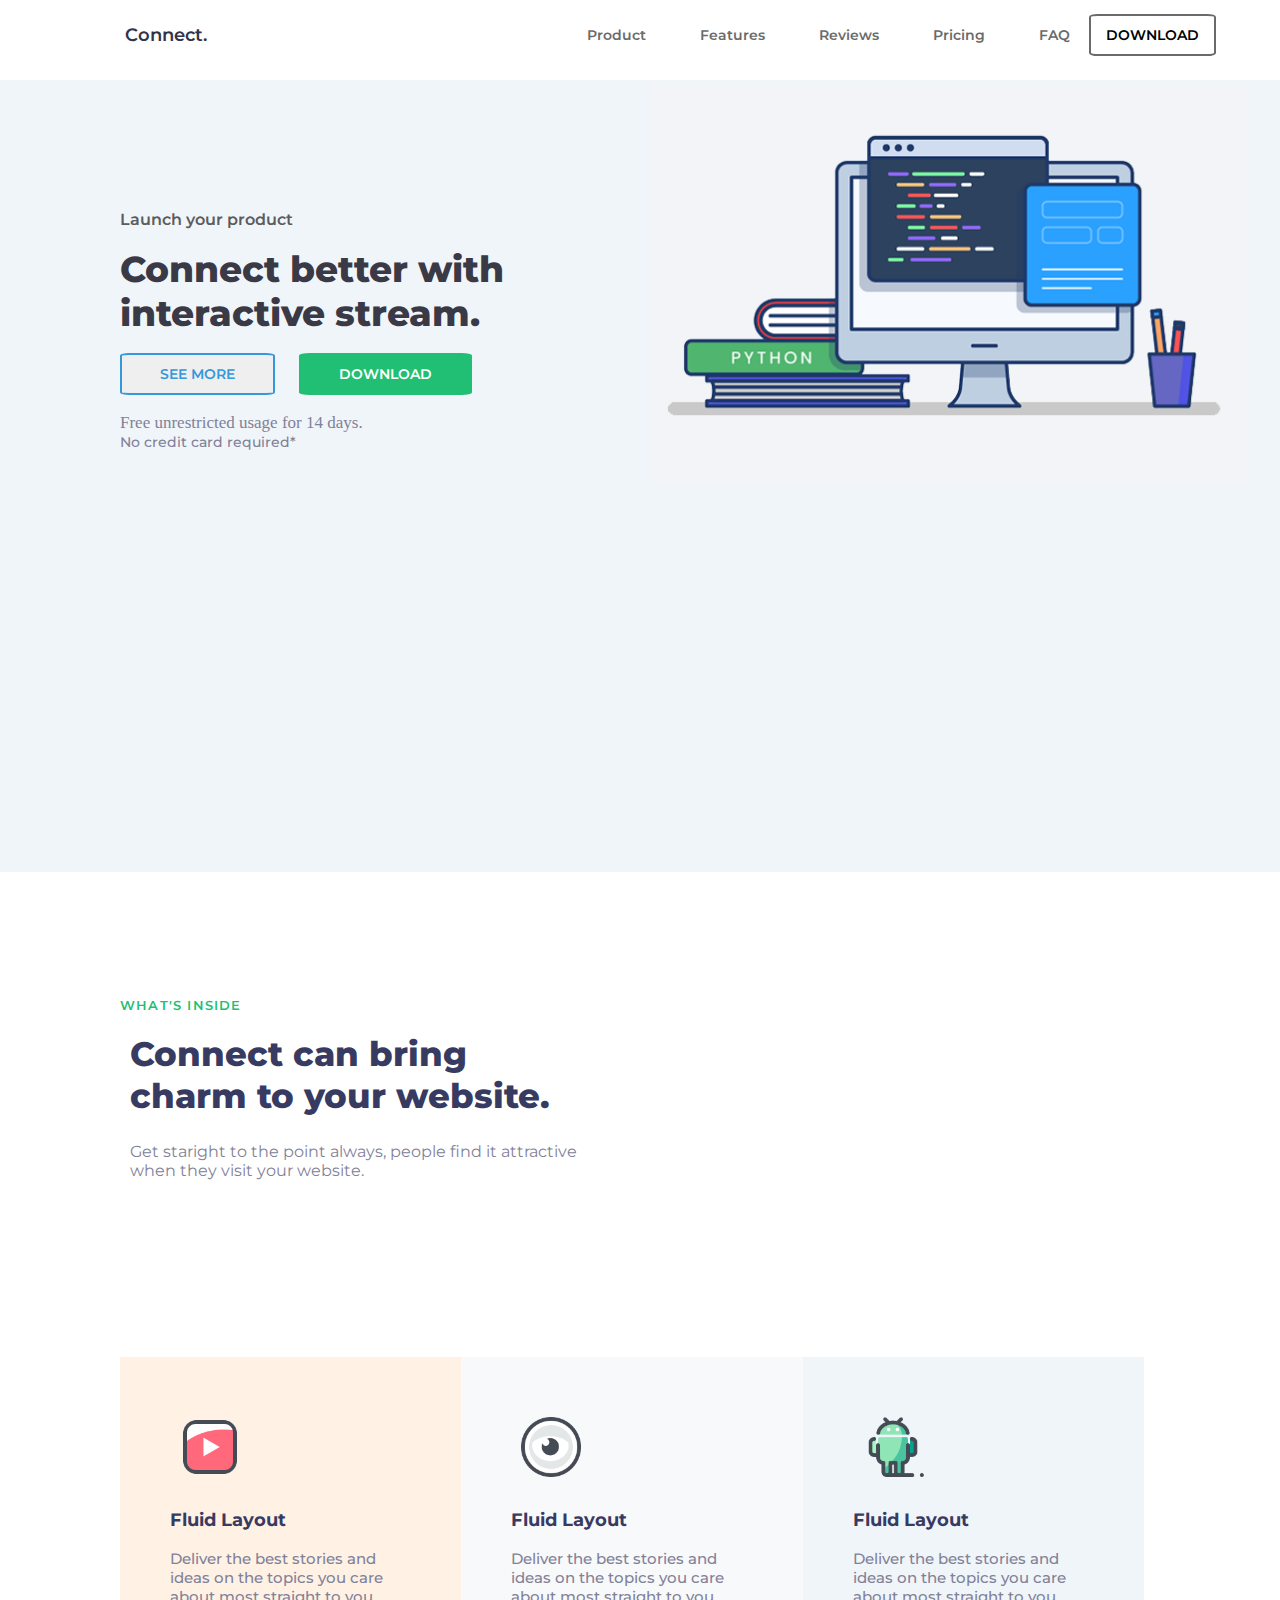
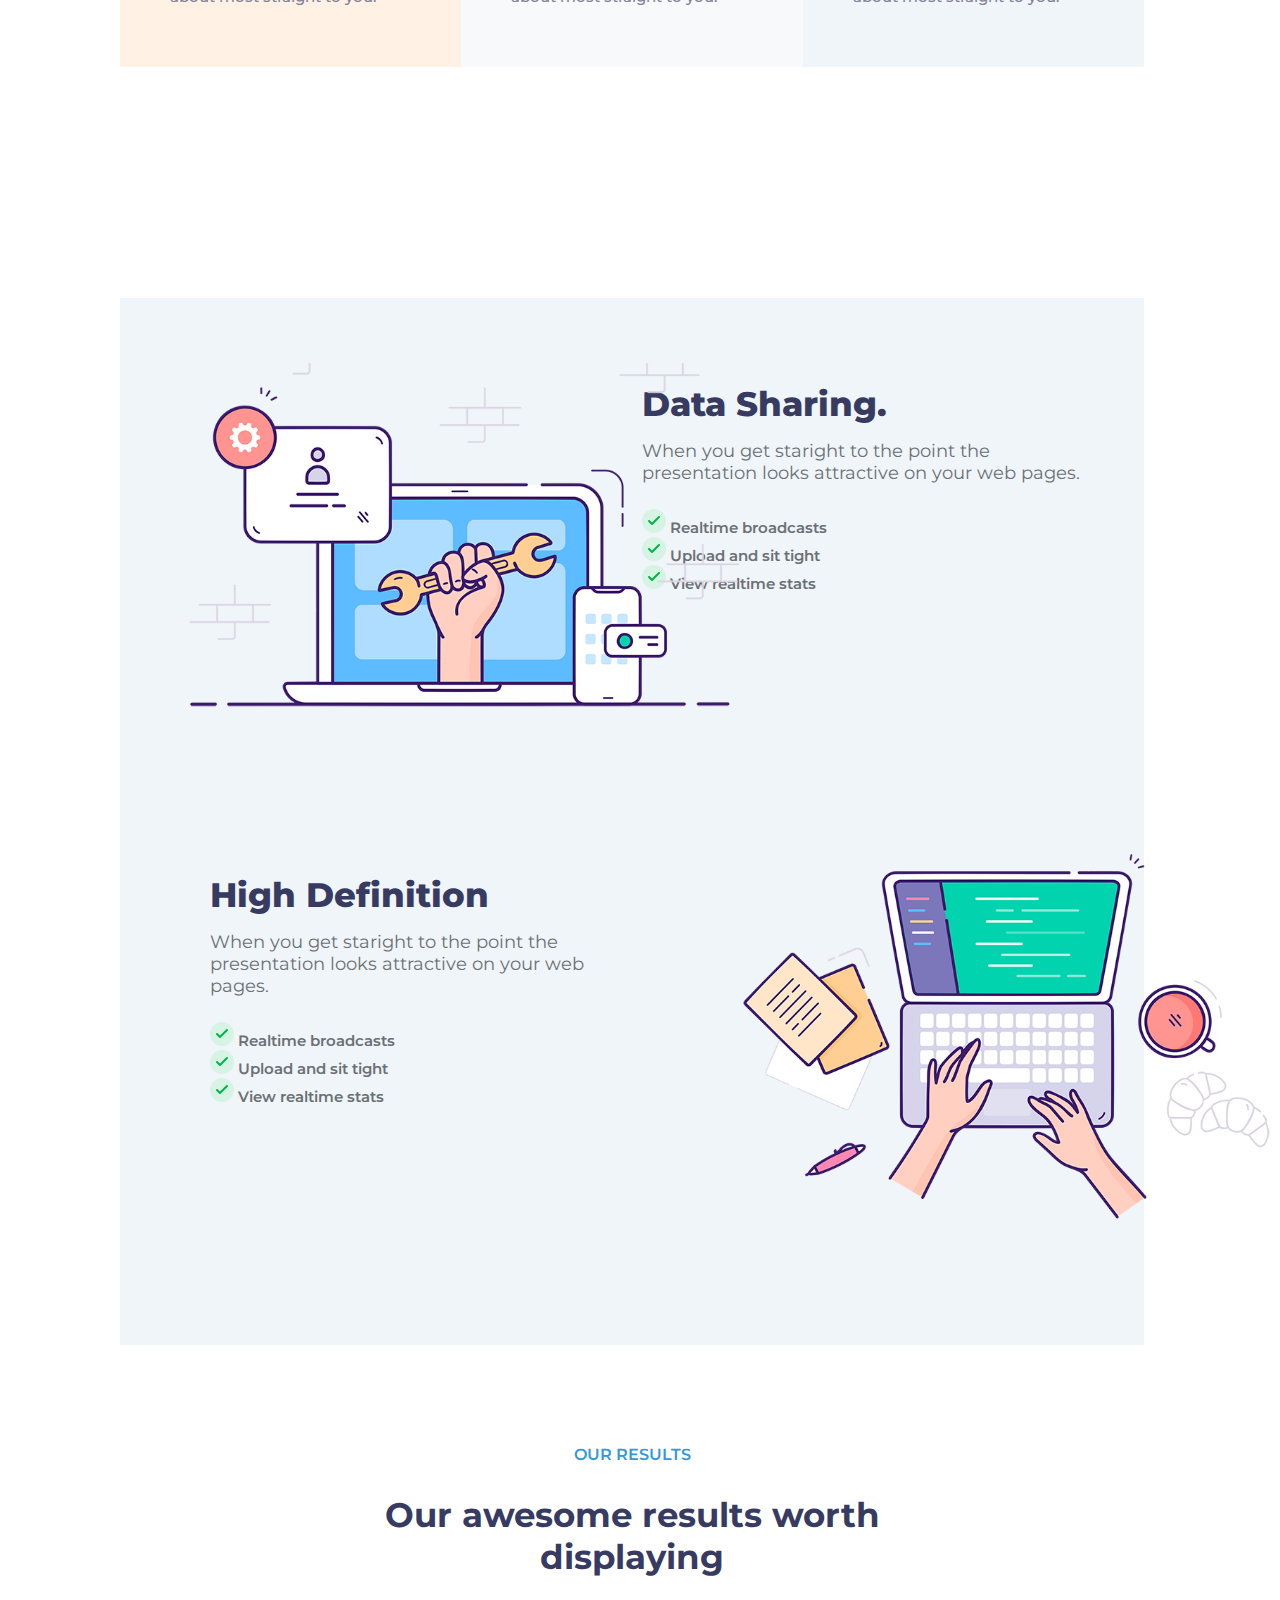
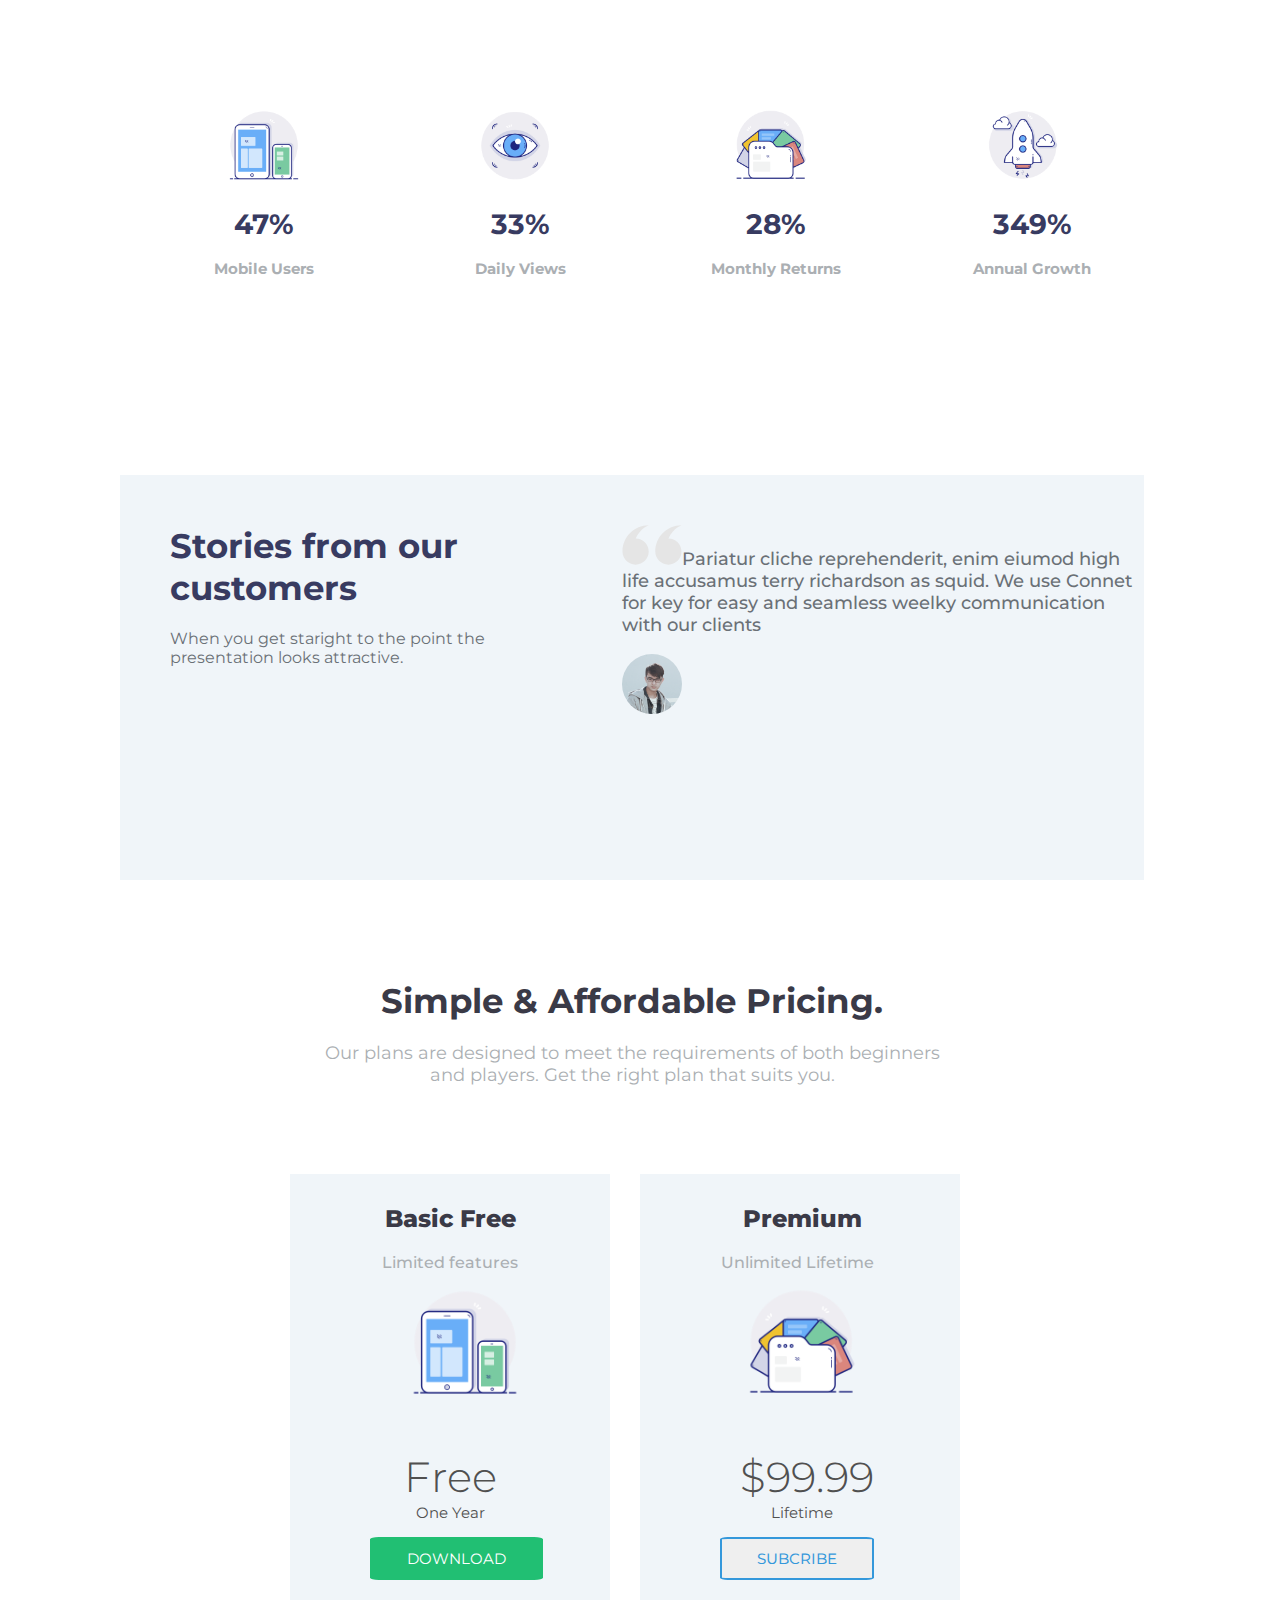
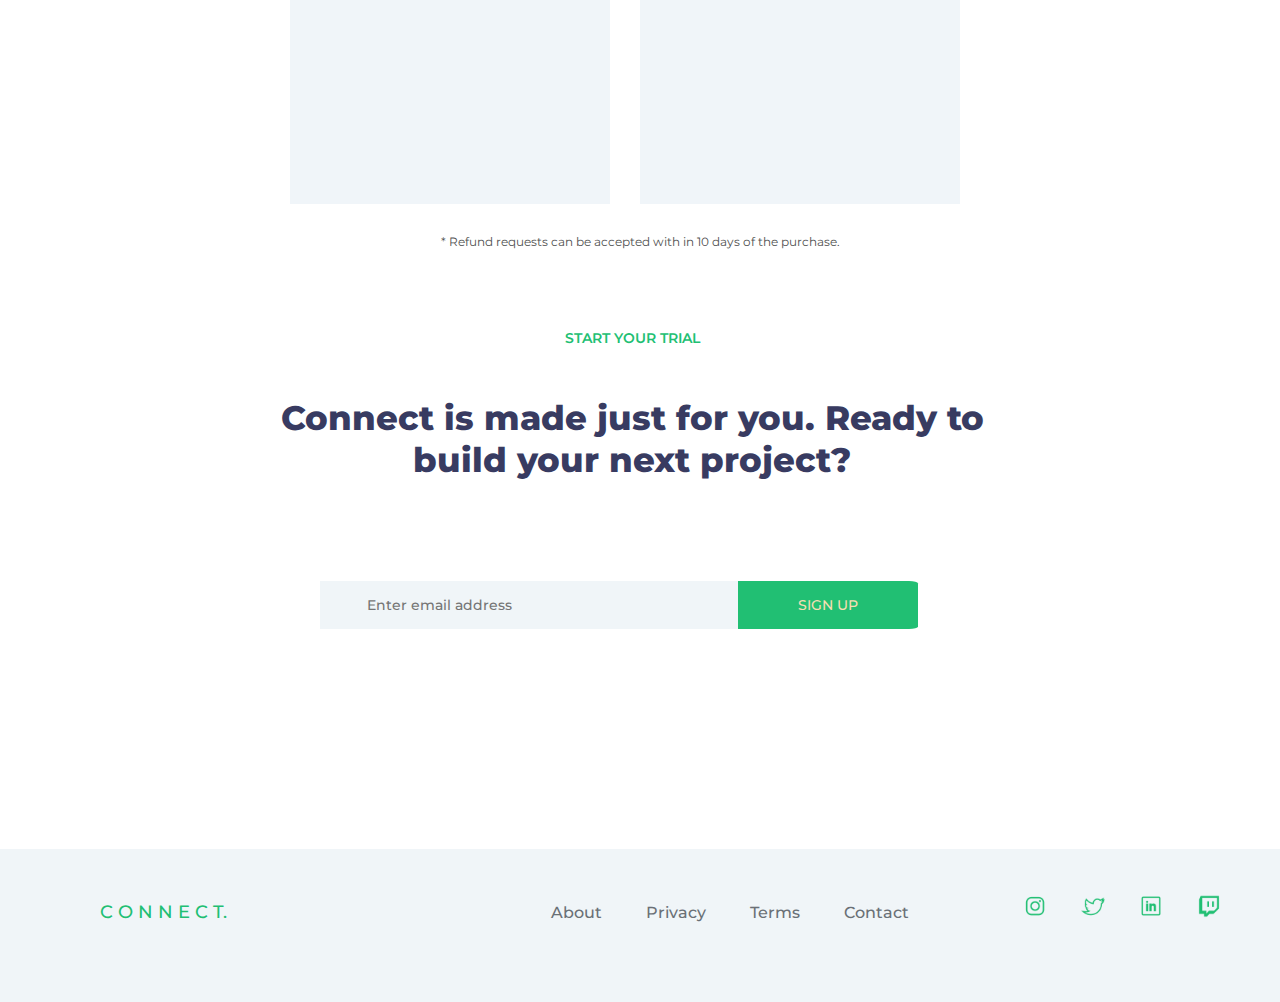
<file: index.html>
<!DOCTYPE html>
<html lang="en">

<head>
    <meta charset="UTF-8">
    <meta name="viewport" content="width=device-width, initial-scale=1.0">
    <title>Conect-personal portfolio</title>
    <link rel="stylesheet" href="project.css">
</head>

<body>
    <header>
        <a href="#" class="navlogo">Connect.</a>
        <ul type="none">
            <li class="navbar"><a href="#" class="nav">Product</a></li>
            <li class="navbar"><a href="#">Features</a></li>
            <li class="navbar"><a href="#">Reviews</a></li>
            <li class="navbar"><a href="#">Pricing</a></li>
            <li class="navbar"><a href="#">FAQ</a></li>
            <li class="navbar"><a href="#" class="download">DOWNLOAD</a></li>
        </ul>
    </header>
    <main>
        <div class="container">
            <div class="left">
                <span>
                    <h4 class="hero-title">Launch your product</h4>
                    <br>
                    <h2 class="hero-title2">Connect better with interactive stream.</h2>
                    <br>
                    <button class="hero-button1">SEE MORE</button>
                    <button class="hero-button2">DOWNLOAD</button>
                    <br>
                    <br>
                    <p class="hero-text">Free unrestricted usage for 14 days.</p>
                    <p class="hero-text2">No credit card required*</p>
                </span>
            </div>
            <div class="right">
                <img src="./image/logo.png" alt="logo" height="400px">
            </div>
        </div>

        <div class="container1">
            <span>
                <h4 class="hero2-text">WHAT'S INSIDE</h4>
                <h2 class="hero2-text1">Connect can bring <br>charm to your website.</h2>
                <p class="hero2-text2">Get staright to the point always, people find it attractive<br>when they visit
                    your website.</p>
            </span>
        </div>

        <div class="container2">
            <div class="box1">
                <span>
                    <img src="./image/1.png" alt="logo" height="80px" width="80px">
                    <br>
                    <br>
                    <h3 class="box1-text">Fluid Layout</h3>
                    <br>
                    <p class="box1-text1">Deliver the best stories and ideas on the topics you care about most straight
                        to you.</p>
                </span>
            </div>
            <div class="box2">
                <span>
                    <img src="./image/2.png" alt="logo" height="80px" width="80px">
                    <br>
                    <br>
                    <h3 class="box1-text">Fluid Layout</h3>
                    <br>
                    <p class="box1-text1">Deliver the best stories and ideas on the topics you care about most straight
                        to you.</p>
                </span>
            </div>
            <div class="box3">
                <span>
                    <img src="./image/3.png" alt="logo" height="80px" width="80px">
                    <br>
                    <br>
                    <h3 class="box1-text">Fluid Layout</h3>
                    <br>
                    <p class="box1-text1">Deliver the best stories and ideas on the topics you care about most straight
                        to you.</p>
                </span>
            </div>
        </div>

        <div class="container3">
            <div class="left1">
                <img src="./image/4.png" alt="logo" class="img4">
            </div>
            <div class="right1">
                <span>
                    <h2 class="hero3-text">Data Sharing.</h2>
                    <p class="hero3-text1">When you get staright to the point the<br>presentation looks attractive on
                        your web pages.</p>
                    <ul type="none">
                        <li class="tick1"><img src="/image/tick1.svg" alt="tick" height="24px" width="24px"> Realtime
                            broadcasts</li>
                        <li class="tick1"><img src="/image/tick1.svg" alt="tick" height="24px" width="24px"> Upload and
                            sit tight</li>
                        <li class="tick1"><img src="/image/tick1.svg" alt="tick" height="24px" width="24px"> View
                            realtime stats</li>
                    </ul>
                </span>
            </div>
        </div>

        <div class="container4">
            <div class="left2">
                <span>
                    <h2 class="hero4-text">High Definition</h2>
                    <p class="hero4-text1">When you get staright to the point the<br>presentation looks attractive on
                        your web pages.</p>
                    <ul type="none">
                        <li class="tick2"><img src="/image/tick1.svg" alt="tick" height="24px" width="24px"> Realtime
                            broadcasts</li>
                        <li class="tick2"><img src="/image/tick1.svg" alt="tick" height="24px" width="24px"> Upload and
                            sit tight</li>
                        <li class="tick2"><img src="/image/tick1.svg" alt="tick" height="24px" width="24px"> View
                            realtime stats</li>
                    </ul>
                </span>
            </div>
            <div class="right2">
                <img src="./image/5.png" alt="logo" class="img5">
            </div>
        </div>

        <div class="container5">
            <h4 class="hero5-text">OUR RESULTS</h4>
            <h2 class="hero5-text1">Our awesome results worth<br>displaying</h2>
        </div>

        <div class="container6">
            <div class="container6-box1">
                <span>
                    <img src="./image/6.png" alt="logo" height="80px" width="80px" class="container6-img1">
                    <br>
                    <br>
                    <h3 class="container6-text">47%</h3>
                    <br>
                    <h2 class="container6-text1">Mobile Users</h2>
                </span>
            </div>
            <div class="container6-box2">
                <span>
                    <img src="./image/7.png" alt="logo" height="80px" width="80px">
                    <br>
                    <br>
                    <h3 class="container6-text">33%</h3>
                    <br>
                    <h2 class="container6-text1">Daily Views</h2>
                </span>
            </div>
            <div class="container6-box3">
                <span>
                    <img src="./image/8.png" alt="logo" height="80px" width="80px" class="container6-img2">
                    <br>
                    <br>
                    <h3 class="container6-text">28%</h3>
                    <br>
                    <h2 class="container6-text1">Monthly Returns</h2>
                </span>
            </div>
            <div class="container6-box4">
                <span>
                    <img src="./image/9.png" alt="logo" height="80px" width="80px" class="container6-img1">
                    <br>
                    <br>
                    <h3 class="container6-text">349%</h3>
                    <br>
                    <h2 class="container6-text1">Annual Growth</h2>
                </span>
            </div>
        </div>

        <div class="container7">
            <div class="container7-left">
                <span>
                    <h2 class="container7-text2"><img src="/image/coma.svg" alt="logo" height="40px" width="60px">Pariatur cliche reprehenderit, enim eiumod high life accusamus terry richardson as squid. We use Connet for key for easy and seamless weelky communication with our clients</h2>
                    <br>
                    <img src="./image/photo.png" alt="logo" height="60px" width="60px" class="container7-img">
                </span>
            </div>
            <div class="container7-right">
                <span>
                    <h2 class="container7-text">Stories from our customers</h2>
                    <p class="container7-text1">
                        When you get staright to the point the presentation looks attractive.
                    </p>
                </span>
            </div>
        </div>

        <div class="container8">
            <span>
                <h1 class="container8-text">Simple & Affordable Pricing.</h1>
                <p class="container8-text1">Our plans are designed to meet the requirements of both beginners<br>and players. Get the right plan that suits you.</p>
            </span>
        </div>
        
        <div class="container-holder">
            <div class="container9">
                <span>
                    <h2 class="container9-text">Basic Free</h2>
                    <p class="container9-text1">Limited features</p>
                    <img src="./image/f1.png" alt="logo" height="120px" width="120px" class="container9-img">
                    <p class="container9-text2">Free</p>
                    <p class="container9-text3">One Year</p>
                    <button class="container9-button">DOWNLOAD</button>
                </span>
            </div>
            <div class="container10">
                <span>
                    <h2 class="container10-text">Premium</h2>
                    <p class="container10-text1">Unlimited Lifetime</p>
                    <img src="./image/f3.png" alt="logo" height="120px" width="120px" class="container10-img">
                    <p class="container10-text2">$99.99</p>
                    <p class="container10-text3">Lifetime</p>
                    <button class="container10-button">SUBCRIBE</button>
                </span>
            </div>
        </div>
        <div class="container11-text">* Refund requests can be accepted with in 10 days of the purchase.</div>

        <div class="container12">
            <span>
                <h4 class="container12-text">START YOUR TRIAL</h4>
                <h2 class="container12-text1">Connect is made just for you. Ready to<br>build your next project?
                </h2>
                <input type="email" placeholder="Enter email address" class="container12-email"><button class="container12-button">SIGN UP</button>
            </span>
        </div>
        
    </main>
    <footer>
        <h2 class="footer-logo">C O N N E C T.</h2>
        <ul type="none" class="footer-ul">
            <li class="footer-li">About</li>
            <li class="footer-li">Privacy</li> 
            <li class="footer-li">Terms</li>
            <li class="footer-li">Contact</li> 
        </ul>
        <ul type="none" class="footer-ul">
            <li class="footer-li1"><img src="/image/instagram.png" alt="logo" height="24px" width="24px"></li>
            <li class="footer-li1"><img src="/image/twiter.png" alt="logo" height="24px" width="24px"></li> 
            <li class="footer-li1"><img src="/image/linkden.png" alt="logo" height="24px" width="24px"></li>
            <li class="footer-li1"><img src="/image/copy.png" alt="logo" height="24px" width="24px"></li> 
        </ul>
    </footer>
</body>
</html>
</file>
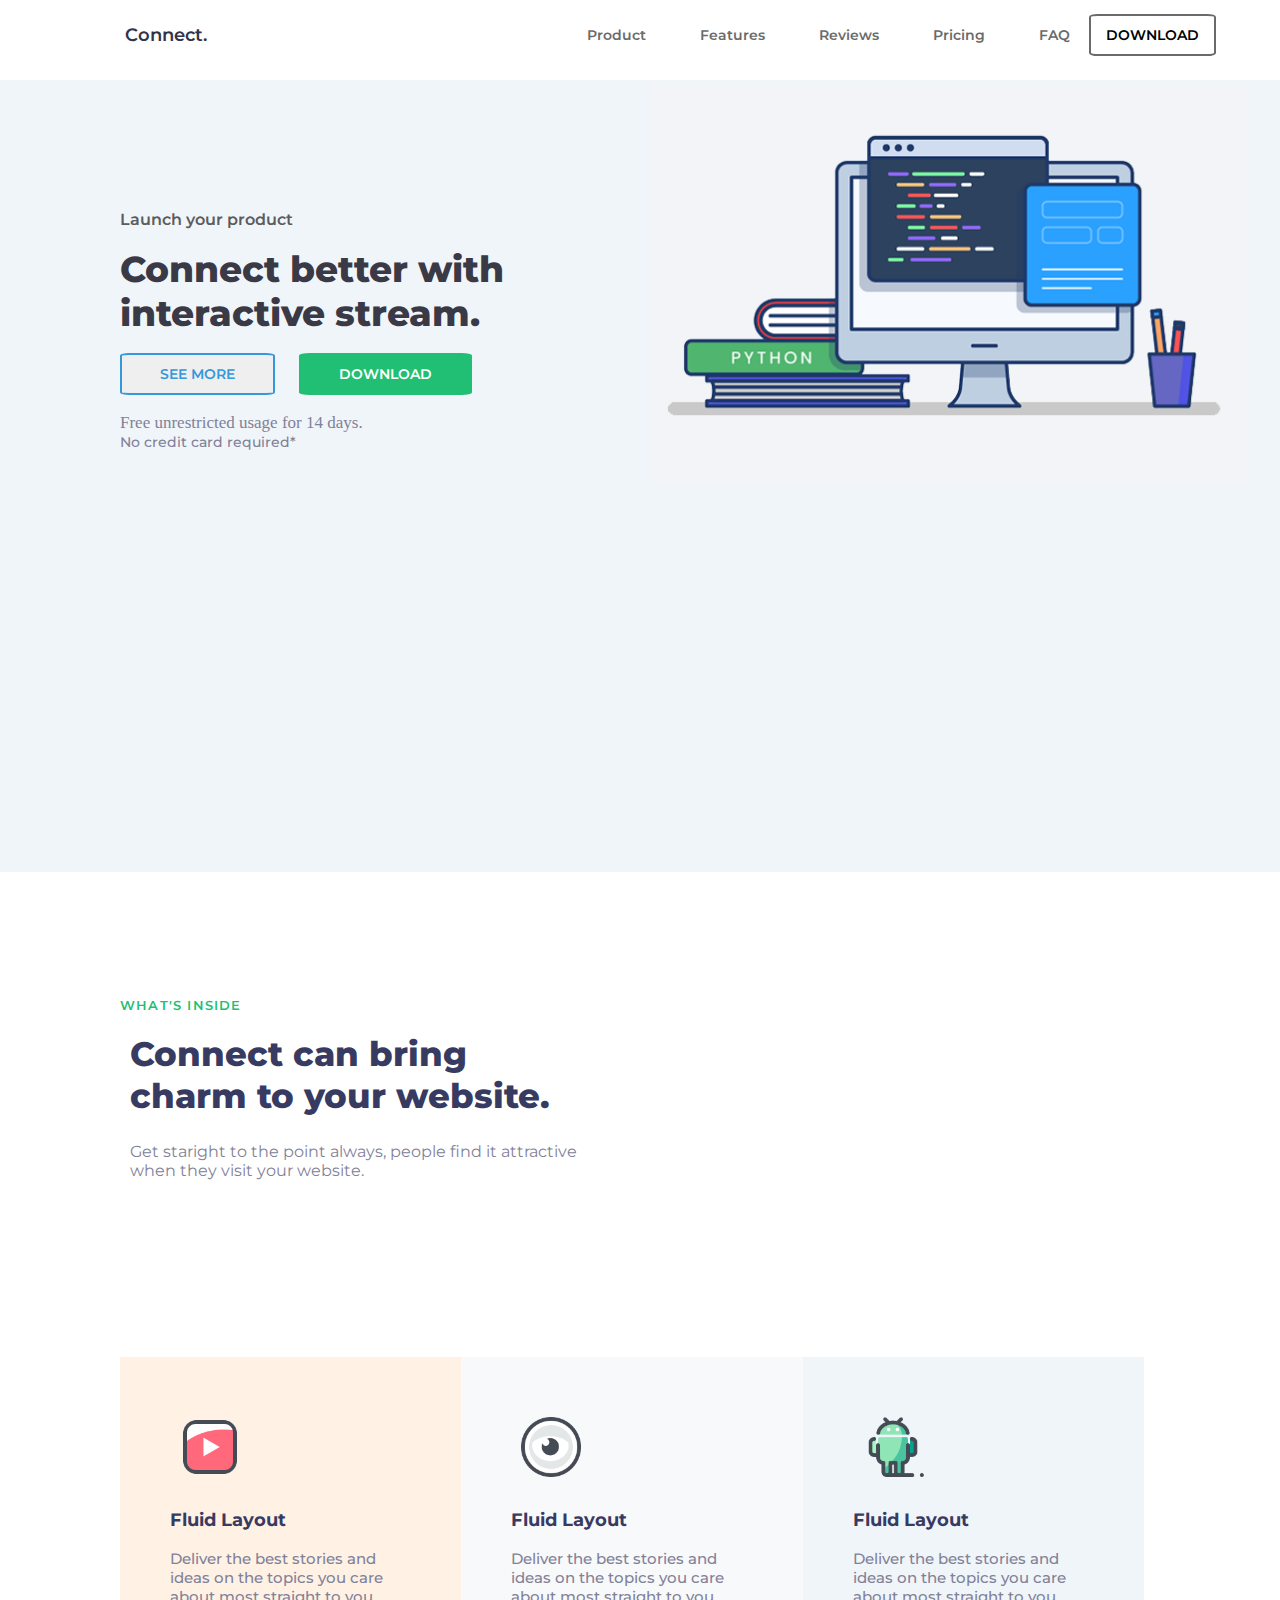
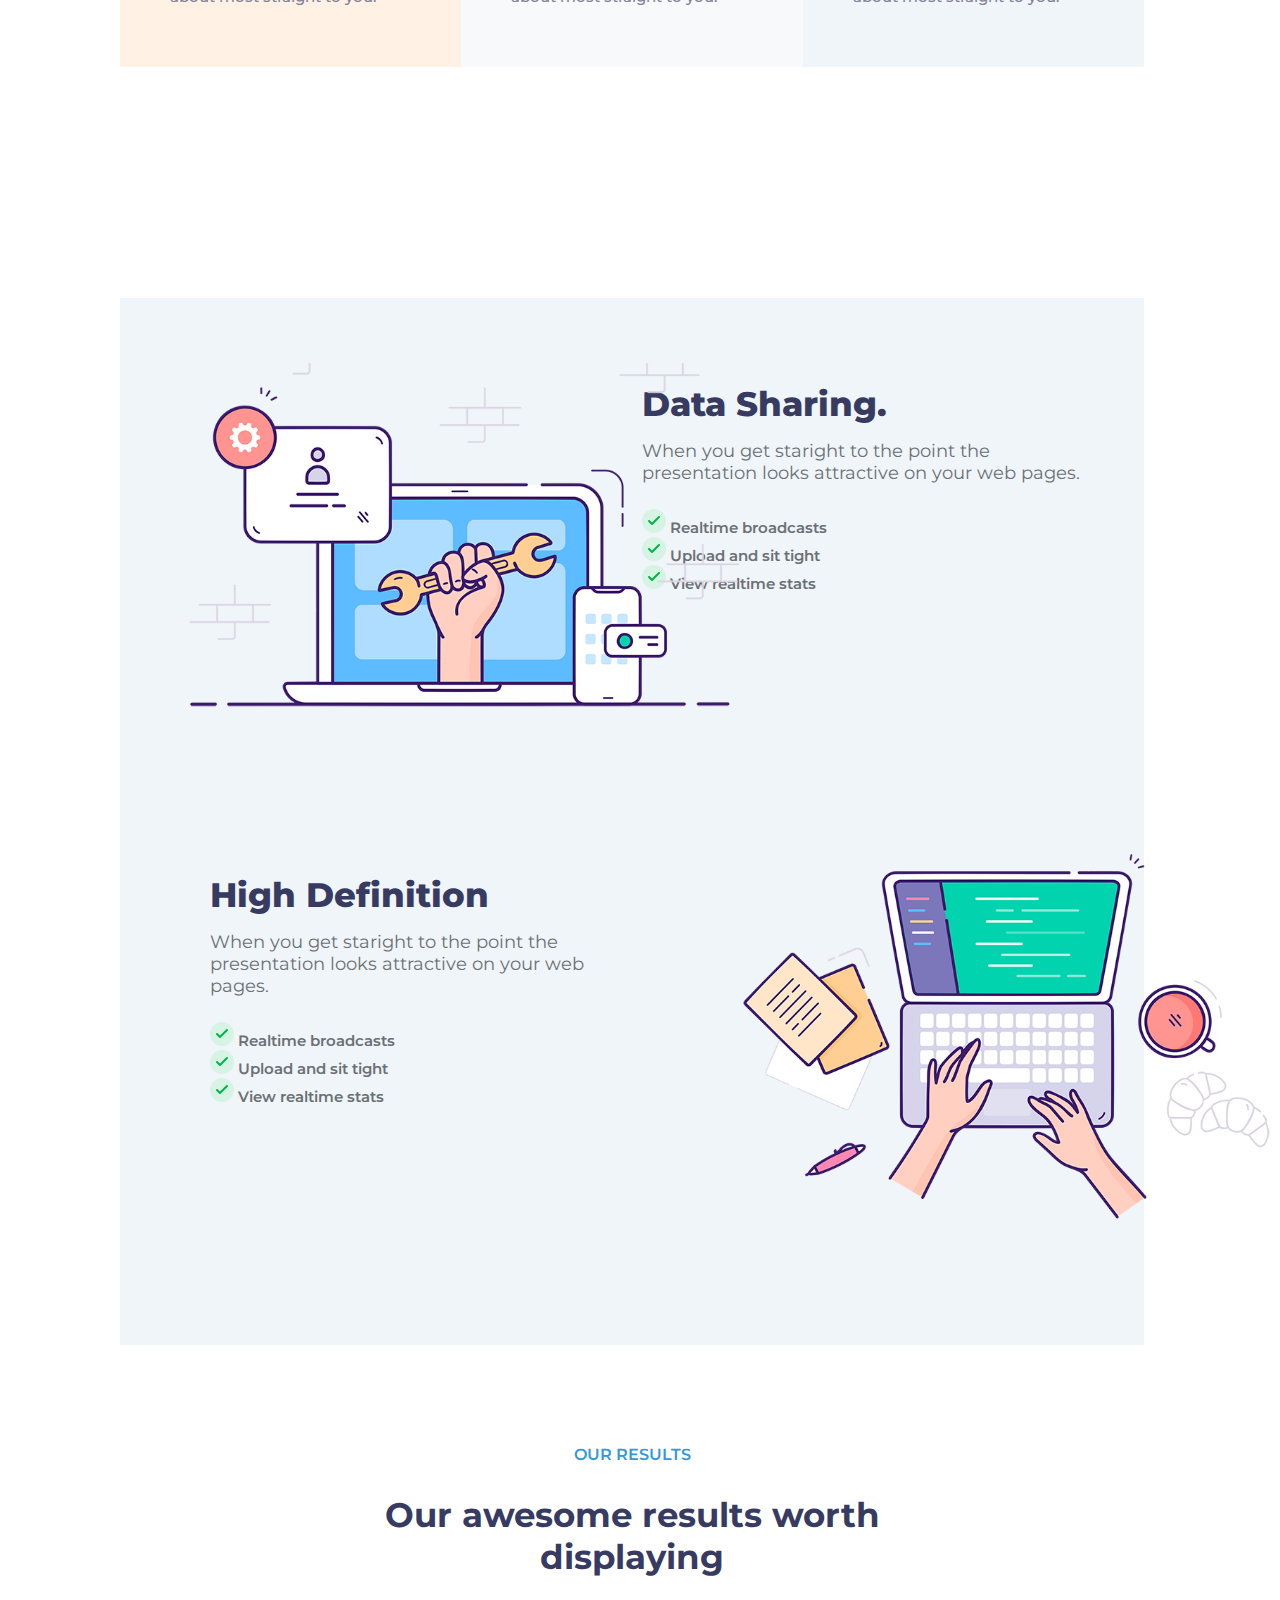
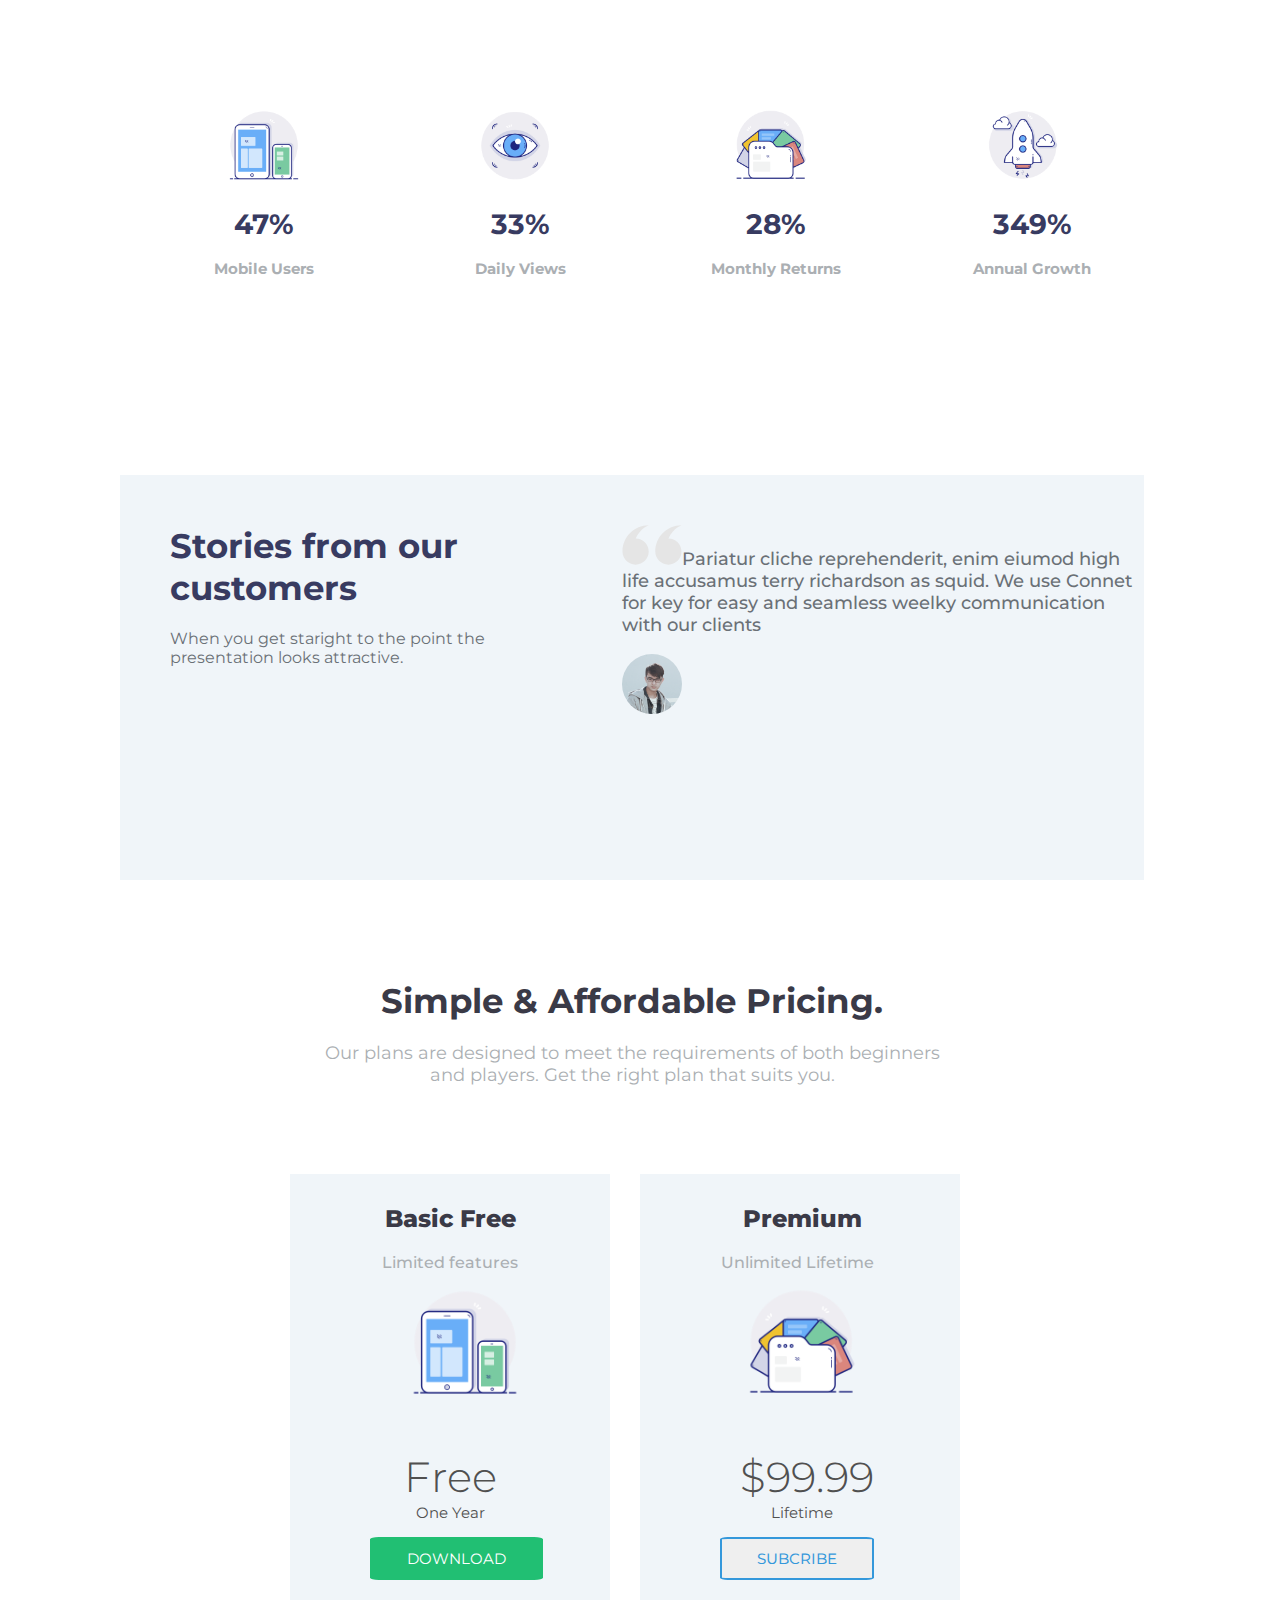
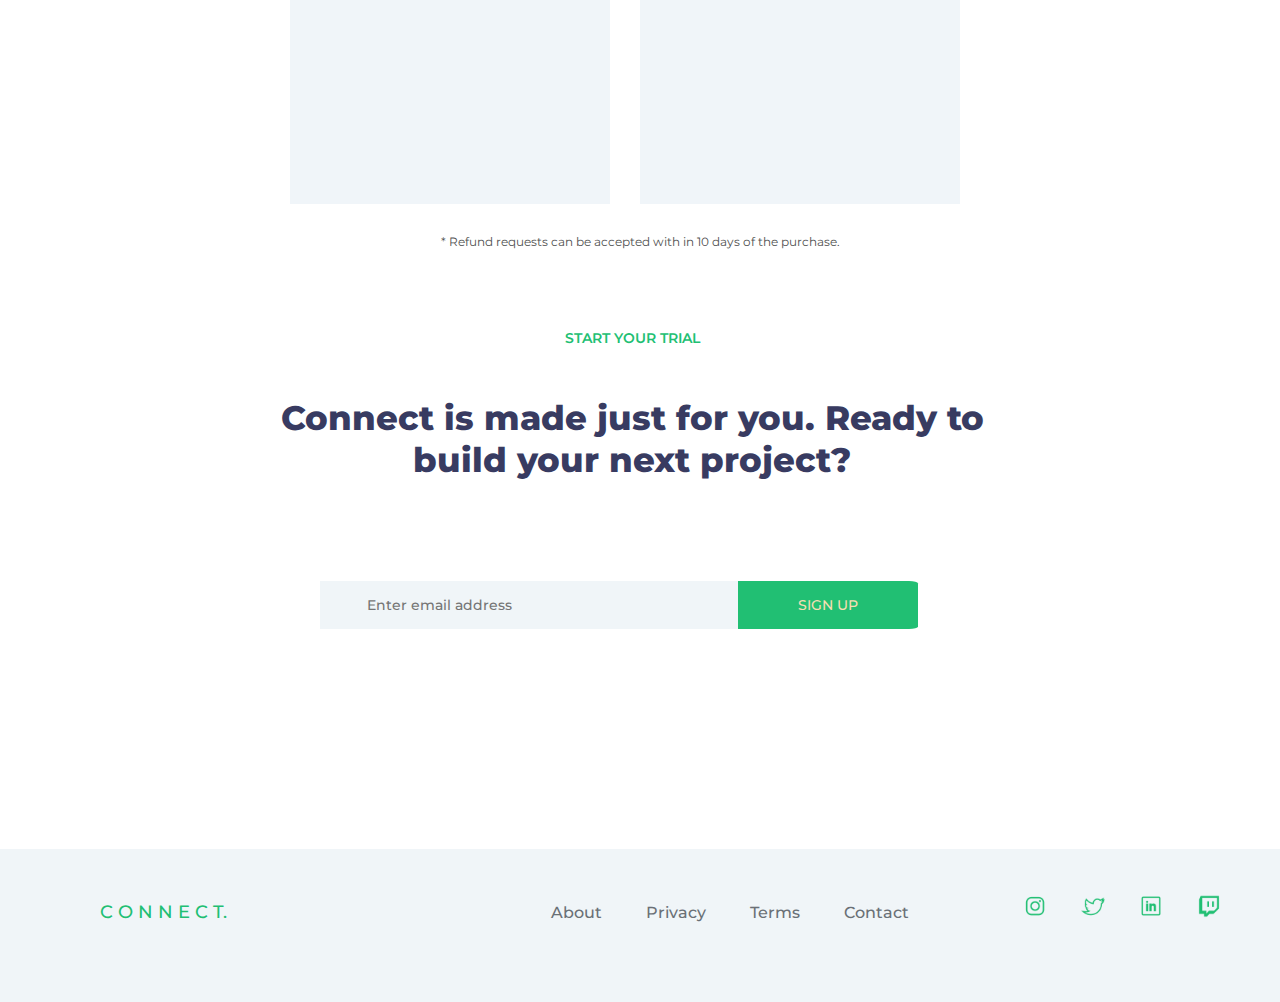
<file: project.html>
<!DOCTYPE html>
<html lang="en">

<head>
    <meta charset="UTF-8">
    <meta name="viewport" content="width=device-width, initial-scale=1.0">
    <title>Conect-personal portfolio</title>
    <link rel="stylesheet" href="project.css">
</head>

<body>
    <header>
        <a href="#" class="navlogo">Connect.</a>
        <ul type="none">
            <li class="navbar"><a href="#" class="nav">Product</a></li>
            <li class="navbar"><a href="#">Features</a></li>
            <li class="navbar"><a href="#">Reviews</a></li>
            <li class="navbar"><a href="#">Pricing</a></li>
            <li class="navbar"><a href="#">FAQ</a></li>
            <li class="navbar"><a href="#" class="download">DOWNLOAD</a></li>
        </ul>
    </header>
    <main>
        <div class="container">
            <div class="left">
                <span>
                    <h4 class="hero-title">Launch your product</h4>
                    <br>
                    <h2 class="hero-title2">Connect better with interactive stream.</h2>
                    <br>
                    <button class="hero-button1">SEE MORE</button>
                    <button class="hero-button2">DOWNLOAD</button>
                    <br>
                    <br>
                    <p class="hero-text">Free unrestricted usage for 14 days.</p>
                    <p class="hero-text2">No credit card required*</p>
                </span>
            </div>
            <div class="right">
                <img src="/image/logo.png" alt="logo" height="400px">
            </div>
        </div>

        <div class="container1">
            <span>
                <h4 class="hero2-text">WHAT'S INSIDE</h4>
                <h2 class="hero2-text1">Connect can bring <br>charm to your website.</h2>
                <p class="hero2-text2">Get staright to the point always, people find it attractive<br>when they visit
                    your website.</p>
            </span>
        </div>

        <div class="container2">
            <div class="box1">
                <span>
                    <img src="/image/1.png" alt="logo" height="80px" width="80px">
                    <br>
                    <br>
                    <h3 class="box1-text">Fluid Layout</h3>
                    <br>
                    <p class="box1-text1">Deliver the best stories and ideas on the topics you care about most straight
                        to you.</p>
                </span>
            </div>
            <div class="box2">
                <span>
                    <img src="/image/2.png" alt="logo" height="80px" width="80px">
                    <br>
                    <br>
                    <h3 class="box1-text">Fluid Layout</h3>
                    <br>
                    <p class="box1-text1">Deliver the best stories and ideas on the topics you care about most straight
                        to you.</p>
                </span>
            </div>
            <div class="box3">
                <span>
                    <img src="/image/3.png" alt="logo" height="80px" width="80px">
                    <br>
                    <br>
                    <h3 class="box1-text">Fluid Layout</h3>
                    <br>
                    <p class="box1-text1">Deliver the best stories and ideas on the topics you care about most straight
                        to you.</p>
                </span>
            </div>
        </div>

        <div class="container3">
            <div class="left1">
                <img src="/image/4.png" alt="logo" class="img4">
            </div>
            <div class="right1">
                <span>
                    <h2 class="hero3-text">Data Sharing.</h2>
                    <p class="hero3-text1">When you get staright to the point the<br>presentation looks attractive on
                        your web pages.</p>
                    <ul type="none">
                        <li class="tick1"><img src="/image/tick1.svg" alt="tick" height="24px" width="24px"> Realtime
                            broadcasts</li>
                        <li class="tick1"><img src="/image/tick1.svg" alt="tick" height="24px" width="24px"> Upload and
                            sit tight</li>
                        <li class="tick1"><img src="/image/tick1.svg" alt="tick" height="24px" width="24px"> View
                            realtime stats</li>
                    </ul>
                </span>
            </div>
        </div>

        <div class="container4">
            <div class="left2">
                <span>
                    <h2 class="hero4-text">High Definition</h2>
                    <p class="hero4-text1">When you get staright to the point the<br>presentation looks attractive on
                        your web pages.</p>
                    <ul type="none">
                        <li class="tick2"><img src="/image/tick1.svg" alt="tick" height="24px" width="24px"> Realtime
                            broadcasts</li>
                        <li class="tick2"><img src="/image/tick1.svg" alt="tick" height="24px" width="24px"> Upload and
                            sit tight</li>
                        <li class="tick2"><img src="/image/tick1.svg" alt="tick" height="24px" width="24px"> View
                            realtime stats</li>
                    </ul>
                </span>
            </div>
            <div class="right2">
                <img src="/image/5.png" alt="logo" class="img5">
            </div>
        </div>

        <div class="container5">
            <h4 class="hero5-text">OUR RESULTS</h4>
            <h2 class="hero5-text1">Our awesome results worth<br>displaying</h2>
        </div>

        <div class="container6">
            <div class="container6-box1">
                <span>
                    <img src="/image/6.png" alt="logo" height="80px" width="80px" class="container6-img1">
                    <br>
                    <br>
                    <h3 class="container6-text">47%</h3>
                    <br>
                    <h2 class="container6-text1">Mobile Users</h2>
                </span>
            </div>
            <div class="container6-box2">
                <span>
                    <img src="/image/7.png" alt="logo" height="80px" width="80px">
                    <br>
                    <br>
                    <h3 class="container6-text">33%</h3>
                    <br>
                    <h2 class="container6-text1">Daily Views</h2>
                </span>
            </div>
            <div class="container6-box3">
                <span>
                    <img src="/image/8.png" alt="logo" height="80px" width="80px" class="container6-img2">
                    <br>
                    <br>
                    <h3 class="container6-text">28%</h3>
                    <br>
                    <h2 class="container6-text1">Monthly Returns</h2>
                </span>
            </div>
            <div class="container6-box4">
                <span>
                    <img src="/image/9.png" alt="logo" height="80px" width="80px" class="container6-img1">
                    <br>
                    <br>
                    <h3 class="container6-text">349%</h3>
                    <br>
                    <h2 class="container6-text1">Annual Growth</h2>
                </span>
            </div>
        </div>

        <div class="container7">
            <div class="container7-left">
                <span>
                    <h2 class="container7-text2"><img src="/image/coma.svg" alt="logo" height="40px" width="60px">Pariatur cliche reprehenderit, enim eiumod high life accusamus terry richardson as squid. We use Connet for key for easy and seamless weelky communication with our clients</h2>
                    <br>
                    <img src="/image/photo.png" alt="logo" height="60px" width="60px" class="container7-img">
                </span>
            </div>
            <div class="container7-right">
                <span>
                    <h2 class="container7-text">Stories from our customers</h2>
                    <p class="container7-text1">
                        When you get staright to the point the presentation looks attractive.
                    </p>
                </span>
            </div>
        </div>

        <div class="container8">
            <span>
                <h1 class="container8-text">Simple & Affordable Pricing.</h1>
                <p class="container8-text1">Our plans are designed to meet the requirements of both beginners<br>and players. Get the right plan that suits you.</p>
            </span>
        </div>
        
        <div class="container-holder">
            <div class="container9">
                <span>
                    <h2 class="container9-text">Basic Free</h2>
                    <p class="container9-text1">Limited features</p>
                    <img src="/image/f1.png" alt="logo" height="120px" width="120px" class="container9-img">
                    <p class="container9-text2">Free</p>
                    <p class="container9-text3">One Year</p>
                    <button class="container9-button">DOWNLOAD</button>
                </span>
            </div>
            <div class="container10">
                <span>
                    <h2 class="container10-text">Premium</h2>
                    <p class="container10-text1">Unlimited Lifetime</p>
                    <img src="/image/f3.png" alt="logo" height="120px" width="120px" class="container10-img">
                    <p class="container10-text2">$99.99</p>
                    <p class="container10-text3">Lifetime</p>
                    <button class="container10-button">SUBCRIBE</button>
                </span>
            </div>
        </div>
        <div class="container11-text">* Refund requests can be accepted with in 10 days of the purchase.</div>

        <div class="container12">
            <span>
                <h4 class="container12-text">START YOUR TRIAL</h4>
                <h2 class="container12-text1">Connect is made just for you. Ready to<br>build your next project?
                </h2>
                <input type="email" placeholder="Enter email address" class="container12-email"><button class="container12-button">SIGN UP</button>
            </span>
        </div>
        
    </main>
    <footer>
        <h2 class="footer-logo">C O N N E C T.</h2>
        <ul type="none" class="footer-ul">
            <li class="footer-li">About</li>
            <li class="footer-li">Privacy</li> 
            <li class="footer-li">Terms</li>
            <li class="footer-li">Contact</li> 
        </ul>
        <ul type="none" class="footer-ul">
            <li class="footer-li1"><img src="/image/instagram.png" alt="logo" height="24px" width="24px"></li>
            <li class="footer-li1"><img src="/image/twiter.png" alt="logo" height="24px" width="24px"></li> 
            <li class="footer-li1"><img src="/image/linkden.png" alt="logo" height="24px" width="24px"></li>
            <li class="footer-li1"><img src="/image/copy.png" alt="logo" height="24px" width="24px"></li> 
        </ul>
    </footer>
</body>
</html>
</file>
<file: project.css>
@import url('https://fonts.googleapis.com/css2?family=Montserrat:ital,wght@0,100;0,200;0,300;0,400;0,500;0,600;0,700;0,800;0,900;1,100;1,200;1,300;1,400;1,500;1,600;1,700;1,800;1,900&display=swap');
*{
    margin: 0;
    padding: 0;
}

body{
    background-color: white;  
}
.navlogo{
    font-family: 'Montserrat', sans-serif;
    font-weight: 600;
    text-decoration: none;
    color: #333347;
    font-size: 18px;
    padding: 5px 0;
}
header{
    background-color: #ffffff;
    /* border: 2px solid red; */
    height: 40px;
    display: flex;
    align-items: center;
    margin: 15px 0;
    margin-left: 125px;
    /* position: fixed;
    top: 0px; */
}

a{
    text-decoration: none;
    font-family: 'Montserrat', sans-serif;
    color: #6a6a6a;
    font-weight: 600;
    padding: 0 15px;
    font-size: 14px;
    padding-left: 35px;
}

.navbar{
    display: inline; 
}

.nav{
    padding-left: 380px;
}

.download{
    border: 2px solid #6a6a6a;
    padding: 10px 15px;
    border-radius: 7%;
    color: black;
}

.download:hover{
    background-color: #21bf73;
    color: white;
}

.container{
    /* border: 2px solid red; */
    height: 80vh;
    background-color: #f0f5f9;
}

a:hover{
    color: #333347;
}

.container{
    height: 88vh;
    background-color: #f0f5f9;
    margin-top: 25px;
}

.left{
    /* border: 2px solid pink; */
    height: 75vh;
    width: 49%;
    display: inline-flex;
    align-self:center;
}

.right{
    /* border: 2px solid green; */
    height: 75vh;
    width: 49%;
    margin: 4px;
    display: flex;
    float:right;
}

.hero-title{
    color: #5c5c5c;
    font-size: 16px;
    font-weight: 600;
    font-family: 'Montserrat', sans-serif;
    margin-top: 130px;
    margin-left: 120px;
}

.hero-title2{
    color: #3a3a47;
    font-size: 36px;
    font-weight: 800;
    font-family: 'Montserrat', sans-serif;
    margin-left: 120px;
}

.hero-button1{
    padding: 10px 38px;
    font-family: 'Montserrat', sans-serif;
    font-size: 14px;
    font-weight: 600;
    color: #3498db;
    border: 2px solid #3498db;
    border-radius: 6%;
    margin-left: 120px;
}

.hero-button1:hover{
    background-color: #3498db;
    color: white;
}

.hero-button2{
    padding: 10px 38px;
    font-family: 'Montserrat', sans-serif;
    font-size: 14px;
    font-weight: 600;
    color: white;
    border: 2px solid #21bf73;
    border-radius: 6%;
    margin-left: 20px;
    background-color: #21bf73;
}

.hero-text{
    ont-family: 'Montserrat', sans-serif;
    font-size: 17px;
    color: #818198;
    font-weight: 100;
    margin-left: 120px;
}

.hero-text2{
    font-family: 'Montserrat', sans-serif;
    font-size: 14px;
    color: #818198;
    font-weight: 500;
    margin-left: 120px;
}

.container1{
    height: 40vh;
    /* border: 2px solid red; */
    width: 80vw;
    margin: 0 120px;
    margin-top: 125px;
    background-color: white;
}

.hero2-text{
    font-family: 'Montserrat', sans-serif;
    color: #21bf73;
    font-size: 13px;
    font-weight: 600;
    letter-spacing: 1.2px;
    /* line-height: 1.2px; */
}

.hero2-text1{
   font-family: 'Montserrat', sans-serif;
   font-size: 34px;
   color: #383b61;  
   font-weight: 800;
   margin-top: 20px;
   margin-left: 10px;
}

.hero2-text2{
    margin-left: 10px;
    font-family: 'Montserrat', sans-serif;
    color: #818198;
    font-size: 16px;
    font-weight: 400;
    margin-top: 25px;
}

.container2{
    height: 49vh;
    /* border: 2px solid red; */
    width: 80vw;
    margin: 0 120px;
    background-color: white;
    display: flex;
    justify-content: space-between;
}

.box1{
    height: 210px;
    width: 245px;
    /* border: 2px solid yellowgreen; */
    padding: 50px;
    display: flex;
    float: right;
    background-color: #fff2e5;
}

.box2{
    height: 210px;
    width: 245px;
    /* border: 2px solid yellowgreen; */
    padding: 50px;
    display: flex;
    float: right;
    background-color: #f8f9fa;
}

.box3{
    height: 210px;
    width: 245px;
    /* border: 2px solid yellowgreen; */
    padding: 50px;
    display: flex;
    float: right;
    background-color: #f0f5f9;
}

.box1-text{
    color: #383b61;
    font-size: 18px;
    font-family: 'Montserrat', sans-serif;
}

.box1-text1{
    font-family: 'Montserrat', sans-serif;
    font-size: 15px;
    font-weight: 500;
    color: rgb(129,129,152);
}

.container3{
    height: 49vh;
    /* border: 2px solid red; */
    width: 80vw;
    padding-top: 65px;
    margin: 0 120px;
    margin-top: 100px;
    background-color: #f0f5f9;
}

.left1{
    /* border: 2px solid pink; */
    height: 42vh;
    width: 49%;
    display: inline-flex;
    align-self:center;
}

.right1{
    /* border: 2px solid green; */
    height: 42vh;
    width: 49%;
    display: flex;
    float:right;
}

.img4{
    padding-left: 50px;
}

.hero3-text{
    font-weight: 800;
    font-size: 34px;
    color: #383b61;
    font-family: 'Montserrat', sans-serif;
    margin-top: 20px;
}

.hero3-text1{
    font-family: 'Montserrat', sans-serif;
    font-weight: 400;
    color: #6a7076;
    font-size: 18px;
    margin-top: 15px;
    margin-bottom: 25px;
}

.tick1{
    font-family: 'Montserrat', sans-serif;
    font-size: 15px;
    font-weight: 600;
    color: #6a7076;
}

.container4{
    height: 49vh;
    /* border: 2px solid red; */
    width: 80vw;
    margin: 0 120px;
    padding: 50px 0;
    background-color: #f0f5f9;
}

.left2{
    /* border: 2px solid pink; */
    height: 42vh;
    width: 49%;
    display: inline-flex;
    align-self:center;
}

.right2{
    /* border: 2px solid green; */
    height: 42vh;
    width: 49%;
    display: flex;
    float:right;
}

.hero4-text{
    font-weight: 800;
    font-size: 34px;
    color: #383b61;
    font-family: 'Montserrat', sans-serif;
    margin-top: 20px;
    margin-left: 90px;
}

.hero4-text1{
    font-family: 'Montserrat', sans-serif;
    font-weight: 400;
    color: #6a7076;
    font-size: 18px;
    margin-top: 15px;
    margin-bottom: 25px;
    margin-left: 90px;
}

.tick2{
    font-family: 'Montserrat', sans-serif;
    font-size: 15px;
    font-weight: 600;
    color: #6a7076;
    margin-left: 90px;
}

.img5{
    padding-left: 80px;
}

.container5{
    height: 20vh;
    /* border: 2px solid red; */
    width: 80vw;
    margin: 0 120px;
    margin-top: 100px;
    background-color: white;
}

.hero5-text{
    font-family: 'Montserrat', sans-serif;
    font-weight: 600;
    color: #3498db;
    text-align: center;
}

.hero5-text1{
    font-family: 'Montserrat', sans-serif;
    color: #383b61;
    font-size: 34px;
    text-align: center;
    margin-top: 30px;
}

.container6{
    height: 37vh;
    /* border: 2px solid red; */
    width: 80vw;
    margin: 0 120px;
    margin-top: 80px;
    background-color: white;
    display: flex;
    float: right;
    justify-content: space-evenly;
}

.container6-box1{
    height: 37vh;
    width: 61vw;
    /* border: 2px solid yellow; */
    display: flex;
    justify-content: center;
}

.container6-box2{
    height: 37vh;
    width: 61vw;
    /* border: 2px solid yellow; */
    display: flex;
    justify-content: center;
}

.container6-box3{
    height: 37vh;
    width: 61vw;
    /* border: 2px solid yellow; */
    display: flex;
    justify-content: center;
}

.container6-box4{
    height: 37vh;
    width: 61vw;
    /* border: 2px solid yellow; */
    display: flex;
    justify-content: center;
}

.container6-text{
    font-family: 'Montserrat', sans-serif;
    font-weight: 700;
    font-size: 28px;
    color: #383b61;
    text-align: center;
}

.container6-text1{
    font-family: 'Montserrat', sans-serif;
    font-size: 15px;
    color: #abafb3;
}

.container6-img1{
    margin-left: 10px;
}

.container6-img2{
    margin-left: 20px;
}

.container7{
    height: 45vh;
    /* border: 2px solid rgb(153, 121, 121); */
    width: 80vw;
    margin: 0 120px;
    background-color: #f0f5f9;
    margin-top: 450px;
}

.container7-left{
    height: 45vh;
    width: 50%;
    /* border: 2px solid pink; */
    display: inline-flex;
    align-self:center;
    /* padding: 50px 50px 0 0; */
}

.container7-right{
    height: 45vh;
    width: 49%;
    /* border: 2px solid red; */
    display: flex;
    float: left;
}

.container7-text{
    color: #383b61;
    font-size: 34px;
    font-family: 'Montserrat', sans-serif;
    padding: 50px 50px 20px 50px;
}

.container7-text1{
    font-family: 'Montserrat', sans-serif;
    font-size: 16px;
    font-weight: 400;
    color: #6a7076;
    padding: 0 50px 50px 50px;
}

.container7-text2{
    font-family: 'Montserrat', sans-serif;
    font-size: 18px;
    color: #6a7076;
    font-weight: 500;
    margin-top: 50px;
}

.container7-img{
    border-radius: 50%;
}

.container8{
    height: 16vh;
    width: 80vw;
    margin: 0 120px;
    background-color: white;
    margin-top: 100px;
}

.container8-text{
    font-family: 'Montserrat', sans-serif;
    color: #3a3a47;
    font-size: 34px;
    text-align: center;
}

.container8-text1{
    color: #abafb3;
    font-size: 18px;
    font-family: 'Montserrat', sans-serif;
    text-align: center;
    margin-top: 20px;
}
.container-holder{
    display: flex;
    justify-content: center;
}
.container9{
    height: 70vh;
    width: 25vw;
    /* border: 2px solid red; */
    background-color: #f0f5f9;
    margin-top: 50px;
    display: inline-block;
}

.container9-text{
    font-family: 'Montserrat', sans-serif;
    color: #3a3a47;
    font-size: 24px;
    font-weight: 800;
    text-align: center;
    padding-top: 30px;
}

.container9-text1{
    font-family: 'Montserrat', sans-serif;
    color: #abafb3;
    font-weight: 500;
    font-size: 16px;
    text-align: center;
    padding-top: 20px;
}

.container9-img{
    padding-left: 115px;
    padding-top: 10px;
}

.container9-text2{
    font-family: 'Montserrat', sans-serif;
    font-size: 42px;
    color: #505050;
    font-weight: 300;
    text-align: center;
    padding-top: 45px;
}

.container9-text3{
    font-family: 'Montserrat', sans-serif;
    font-size: 15px;
    color: #505050;
    text-align: center;
    font-weight: 400;
}

.container9-button{
    padding: 10px 35px 10px 35px;
    font-family: 'Montserrat', sans-serif;
    font-size: 15px;
    color: white;
    background-color: #21bf73;
    border: 2px solid #21bf73;
    border-radius: 5%;
    display: flex;
    justify-content: center;
    margin-left: 80px;
    margin-top: 15px;
}

.container10{
    height: 70vh;
    width: 25vw;
    /* border: 2px solid red; */
    margin: 0 30px;
    background-color: #f0f5f9;
    margin-top: 50px;
    display: flex;
    float: left;
    text-align: center;
}

.container10-text{
    font-family: 'Montserrat', sans-serif;
    color: #3a3a47;
    font-size: 24px;
    font-weight: 800;
    margin-left: 90px;
    padding-top: 30px;
}

.container10-text1{
    font-family: 'Montserrat', sans-serif;
    color: #abafb3;
    font-weight: 500;
    font-size: 16px;
    margin-left: 80px;
    padding-top: 20px;
}

.container10-img{
    padding-left: 90px;
    padding-top: 10px;
}

.container10-text2{
    font-family: 'Montserrat', sans-serif;
    font-size: 42px;
    color: #505050;
    font-weight: 300;
    padding-top: 45px;
    margin-left: 100px;
}

.container10-text3{
    font-family: 'Montserrat', sans-serif;
    font-size: 15px;
    color: #505050;
    margin-left: 90px;
    font-weight: 400;
}

.container10-button{
    padding: 10px 35px 10px 35px;
    font-family: 'Montserrat', sans-serif;
    font-size: 15px;
    font-weight: 450;
    color: #3498db;
    border: 2px solid #3498db;
    border-radius: 5%;
    display: flex;
    justify-content: center;
    margin-left: 80px;
    margin-top: 15px;
}

.container10-button:hover{
    background-color: #3498db;
    color: white;
}

.container11-text{
    font-family: 'Montserrat', sans-serif;
    text-align: center;
    font-size: 12px;
    margin-top: 30px;
    color: #505050;
}

.container12{
    height: 50vh;
    /* border: 2px solid red; */
    width: 80vw;
    margin: 0 120px;
    margin-top: 80px;
    background-color: white;
    margin-bottom: 70px;
}

.container12-text{
    font-family: 'Montserrat', sans-serif;
    font-weight: 600;
    font-size: 14px;
    color: #21bf73;
    text-align: center;
}

.container12-text1{
    font-family: 'Montserrat', sans-serif;
    font-size: 34px;
    font-weight: 800;
    color: #383b61;
    text-align: center;
    padding-top: 50px;
}

.container12-email{
    padding: 15px 200px 15px 20px;
    font-family: 'Montserrat', sans-serif;
    font-size: 14px;
    font-weight: 500;
    background-color: #f0f5f8;
    border: none;
    text-align: center;
    margin-left: 200px;
    margin-top: 100px;
}

.container12-button{
    padding: 15px 60px 15px 60px;
    font-family: 'Montserrat', sans-serif;
    font-size: 14px;
    font-weight: 500;
    color: wheat;
    background-color: #21bf73;
    border: none;
    border-top-right-radius: 5%;
    border-bottom-right-radius: 5%;
}

footer{
    height: 17vh;
    /* border: 2px solid red; */
    background-color: #f0f5f8;
}

.footer-logo{
    color: #21bf73;
    font-family: 'Montserrat', sans-serif;
    font-size: 18px;
    font-weight: 500;
    padding: 45px 10px 0 100px;
    display: inline;
    padding-right: 200px;
}

.footer-ul{
    text-align: center;
    padding-left: 80px;
    display: inline;
}

.footer-li{
    font-family: 'Montserrat', sans-serif; 
    color: #6a7076;
    font-size: 16px;
    font-weight: 500;
    display: inline-block;
    padding-left: 40px;
    margin-top: 45px;
}

.footer-li1{
    font-family: 'Montserrat', sans-serif; 
    color: #6a7076;
    font-size: 16px;
    font-weight: 500;
    display: inline-block;
    padding-left: 30px;
    margin-top: 45px;
}
</file>
